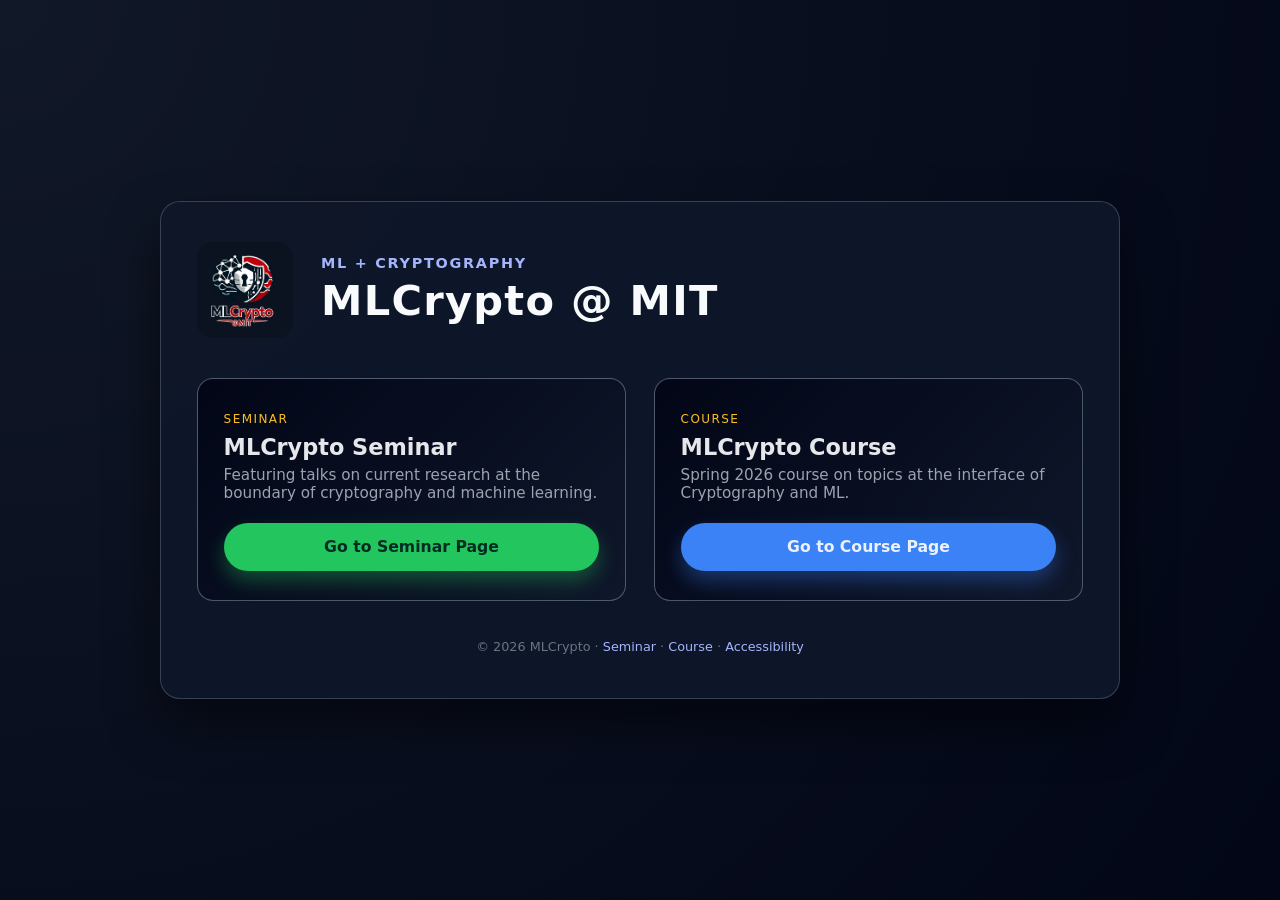
<file: index.html>
<!DOCTYPE html>
<html lang="en">
<head>
  <meta charset="UTF-8" />
  <title>MLCrypto – Seminar & Course</title>
  <meta name="viewport" content="width=device-width, initial-scale=1" />
  <style>
    * {
      box-sizing: border-box;
      margin: 0;
      padding: 0;
    }

    body {
      font-family: system-ui, -apple-system, BlinkMacSystemFont, "Segoe UI",
        sans-serif;
      background: radial-gradient(circle at top left, #111827, #020617);
      color: #e5e7eb;
      min-height: 100vh;
      display: flex;
      justify-content: center;
      align-items: center;
      padding: 2rem;
    }

    .wrapper {
      max-width: 960px;
      width: 100%;
      background: rgba(15, 23, 42, 0.92);
      border-radius: 1.25rem;
      box-shadow: 0 25px 50px rgba(0, 0, 0, 0.5);
      padding: 2.5rem 2.25rem 2.75rem;
      border: 1px solid rgba(148, 163, 184, 0.3);
    }

    header {
      display: flex;
      align-items: center;
      gap: 1.75rem;
      margin-bottom: 2.5rem;
      flex-wrap: wrap;
    }

    header img {
      width: 96px;
      height: 96px;
      object-fit: contain;
      border-radius: 1rem;
      background: #0b1220;
      padding: 0.5rem;
    }

    header h1 {
      font-size: clamp(2rem, 4vw, 2.6rem);
      letter-spacing: 0.03em;
      color: #f9fafb;
    }

    header p {
      color: #9ca3af;
      margin-top: 0.35rem;
      max-width: 32rem;
    }

    .tagline {
      font-size: 0.9rem;
      text-transform: uppercase;
      letter-spacing: 0.12em;
      font-weight: 600;
      color: #a5b4fc;
      margin-bottom: 0.35rem;
    }

    .card-grid {
      display: grid;
      grid-template-columns: repeat(auto-fit, minmax(260px, 1fr));
      gap: 1.75rem;
    }

    .card {
      background: linear-gradient(135deg, #020617, #0f172a);
      border-radius: 1rem;
      padding: 1.8rem 1.6rem;
      border: 1px solid rgba(148, 163, 184, 0.5);
      display: flex;
      flex-direction: column;
      justify-content: space-between;
    }

    .card h2 {
      font-size: 1.4rem;
      margin-bottom: 0.4rem;
      color: #e5e7eb;
    }

    .card span.badge {
      display: inline-block;
      font-size: 0.75rem;
      letter-spacing: 0.12em;
      text-transform: uppercase;
      color: #fbbf24;
      margin-bottom: 0.5rem;
    }

    .card p {
      color: #9ca3af;
      font-size: 0.95rem;
      margin-bottom: 1.3rem;
    }

    .card a.button {
      text-align: center;
      padding: 0.9rem 1.2rem;
      border-radius: 999px;
      font-weight: 600;
      text-decoration: none;
      font-size: 0.98rem;
      transition: transform 0.1s ease, box-shadow 0.1s ease,
        background 0.15s ease;
      border: none;
      cursor: pointer;
    }

    .card--seminar a.button {
      background: #22c55e;
      color: #022c22;
      box-shadow: 0 10px 20px rgba(34, 197, 94, 0.35);
    }

    .card--seminar a.button:hover {
      background: #16a34a;
      transform: translateY(-1px);
      box-shadow: 0 14px 30px rgba(34, 197, 94, 0.45);
    }

    .card--course a.button {
      background: #3b82f6;
      color: #eaf2ff;
      box-shadow: 0 10px 20px rgba(59, 130, 246, 0.35);
    }

    .card--course a.button:hover {
      background: #2563eb;
      transform: translateY(-1px);
      box-shadow: 0 14px 30px rgba(59, 130, 246, 0.45);
    }

    footer {
      margin-top: 2.4rem;
      font-size: 0.8rem;
      color: #6b7280;
      text-align: center;
    }

    footer a {
      color: #a5b4fc;
      text-decoration: none;
    }

    footer a:hover {
      text-decoration: underline;
    }
  </style>
</head>
<body>
  <main class="wrapper">
    <header>
      <!-- Replace "mlcrypto-logo.png" with your actual file name if different -->
      <img src="mlcrypto-logo.png" alt="MLCrypto logo (crypto + ML)" />
      <div>
        <div class="tagline">ML + Cryptography</div>
        <h1>MLCrypto @ MIT</h1>
      </div>
    </header>

    <section class="card-grid">
      <!-- Seminar card -->
      <article class="card card--seminar" id="seminar">
        <div>
          <span class="badge">Seminar</span>
          <h2>MLCrypto Seminar</h2>
          <p>
            Featuring talks on current research at the
            boundary of cryptography and machine learning.
          </p>
        </div>

        <a class="button" href="https://mlcrypto.github.io/seminar/index.html">
          Go to Seminar Page
        </a>
      </article>

      <article class="card card--course" id="course">
        <div>
          <span class="badge">Course</span>
          <h2>MLCrypto Course</h2>
          <p>
            Spring 2026 course on topics at the interface of Cryptography and ML.
          </p>
        </div>

        <a class="button" href="https://mlcrypto.github.io/course/">
          Go to Course Page
        </a>
      </article>
    </section>

    <footer>
      © <span id="year"></span> MLCrypto ·
      <a href="#seminar">Seminar</a> · <a href="#course">Course</a> · <a href="https://accessibility.mit.edu">Accessibility</a>
    </footer>
  </main>

  <script>
    // Set current year in footer
    document.getElementById("year").textContent = new Date().getFullYear();
  </script>
</body>
</html>
</file>
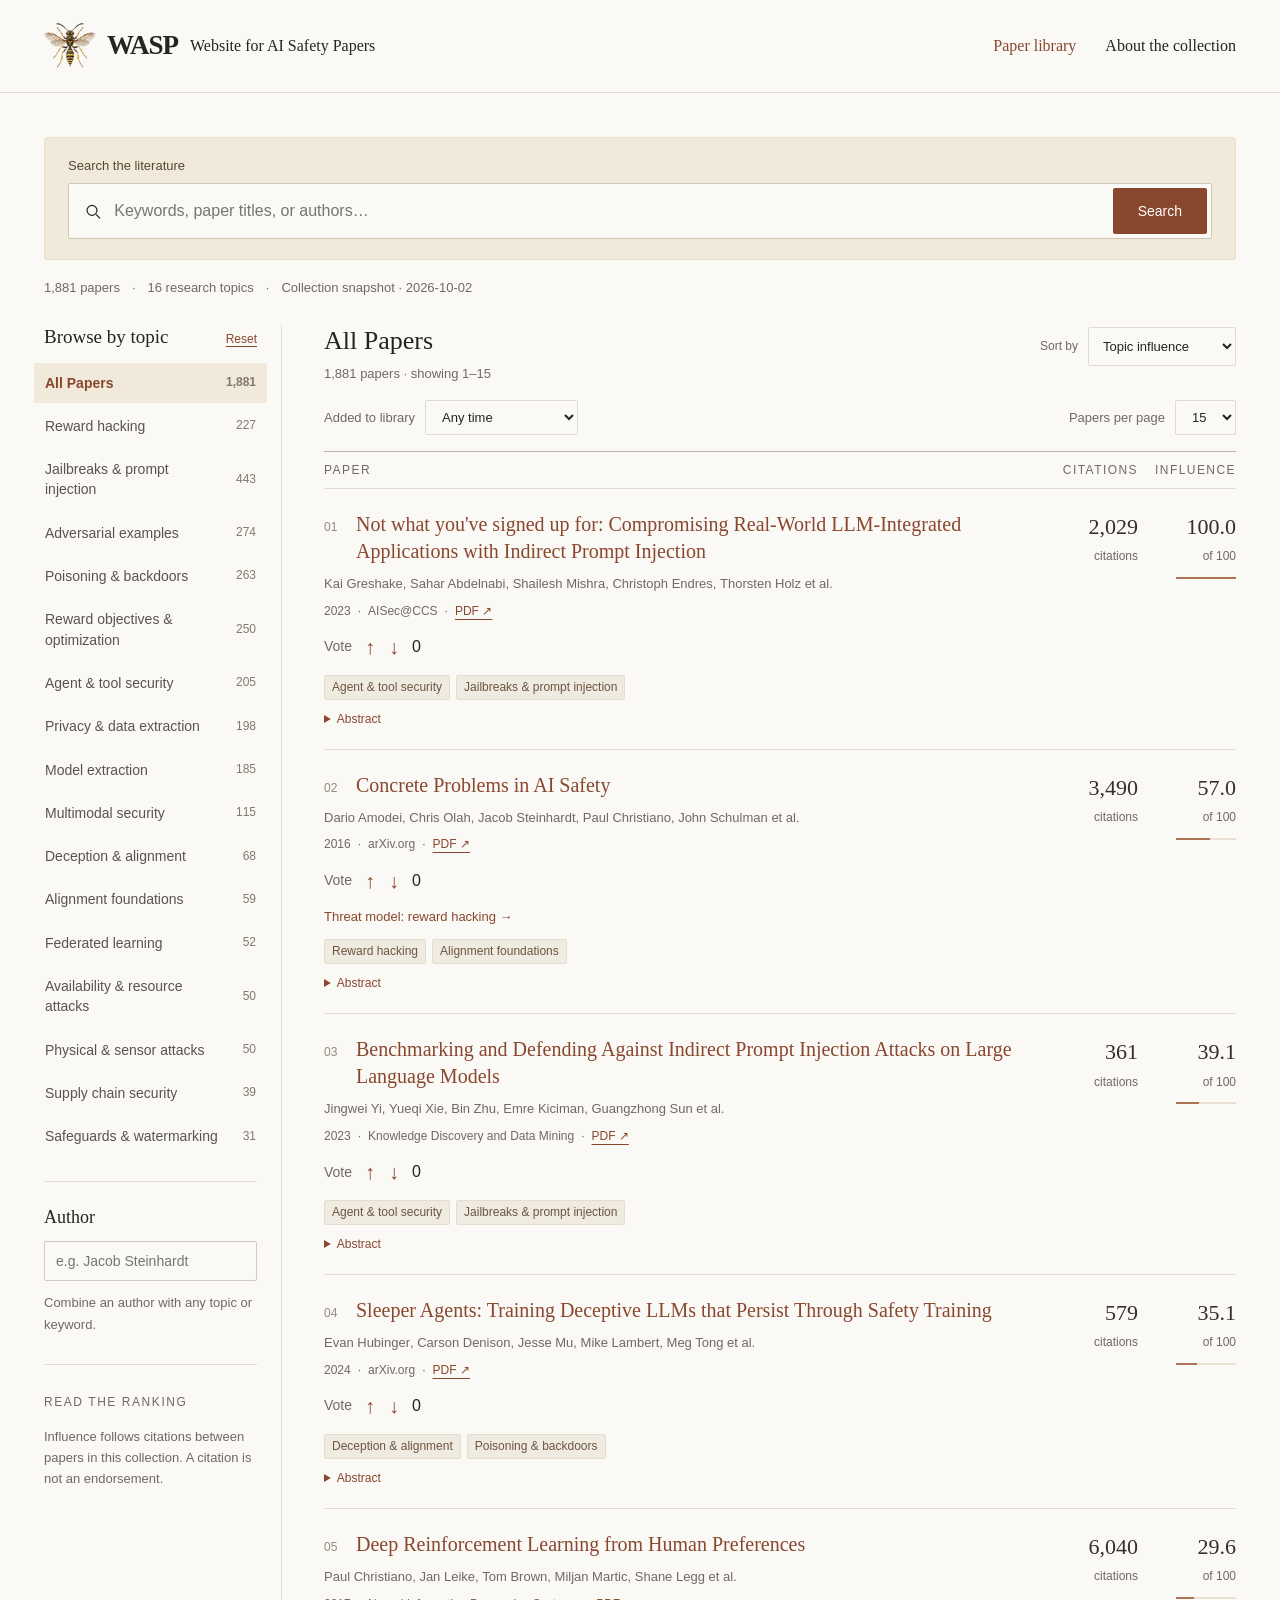
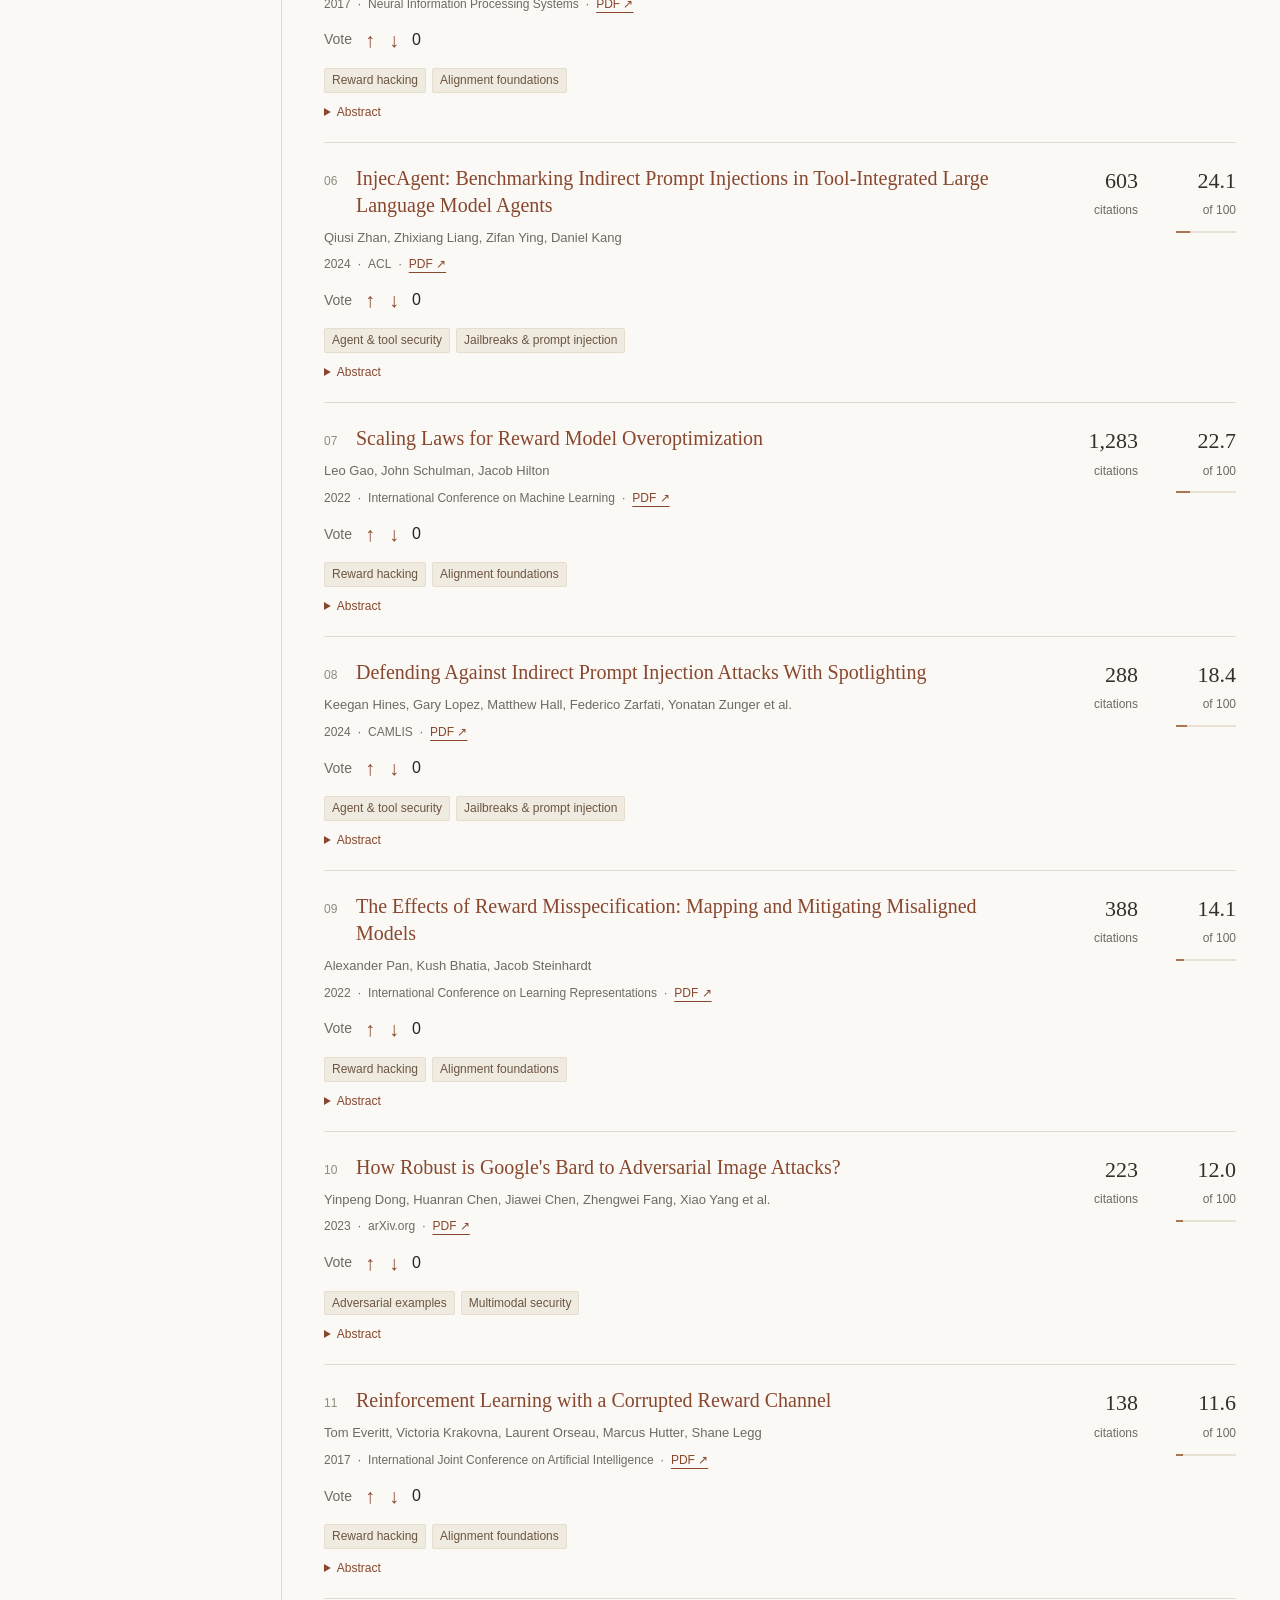
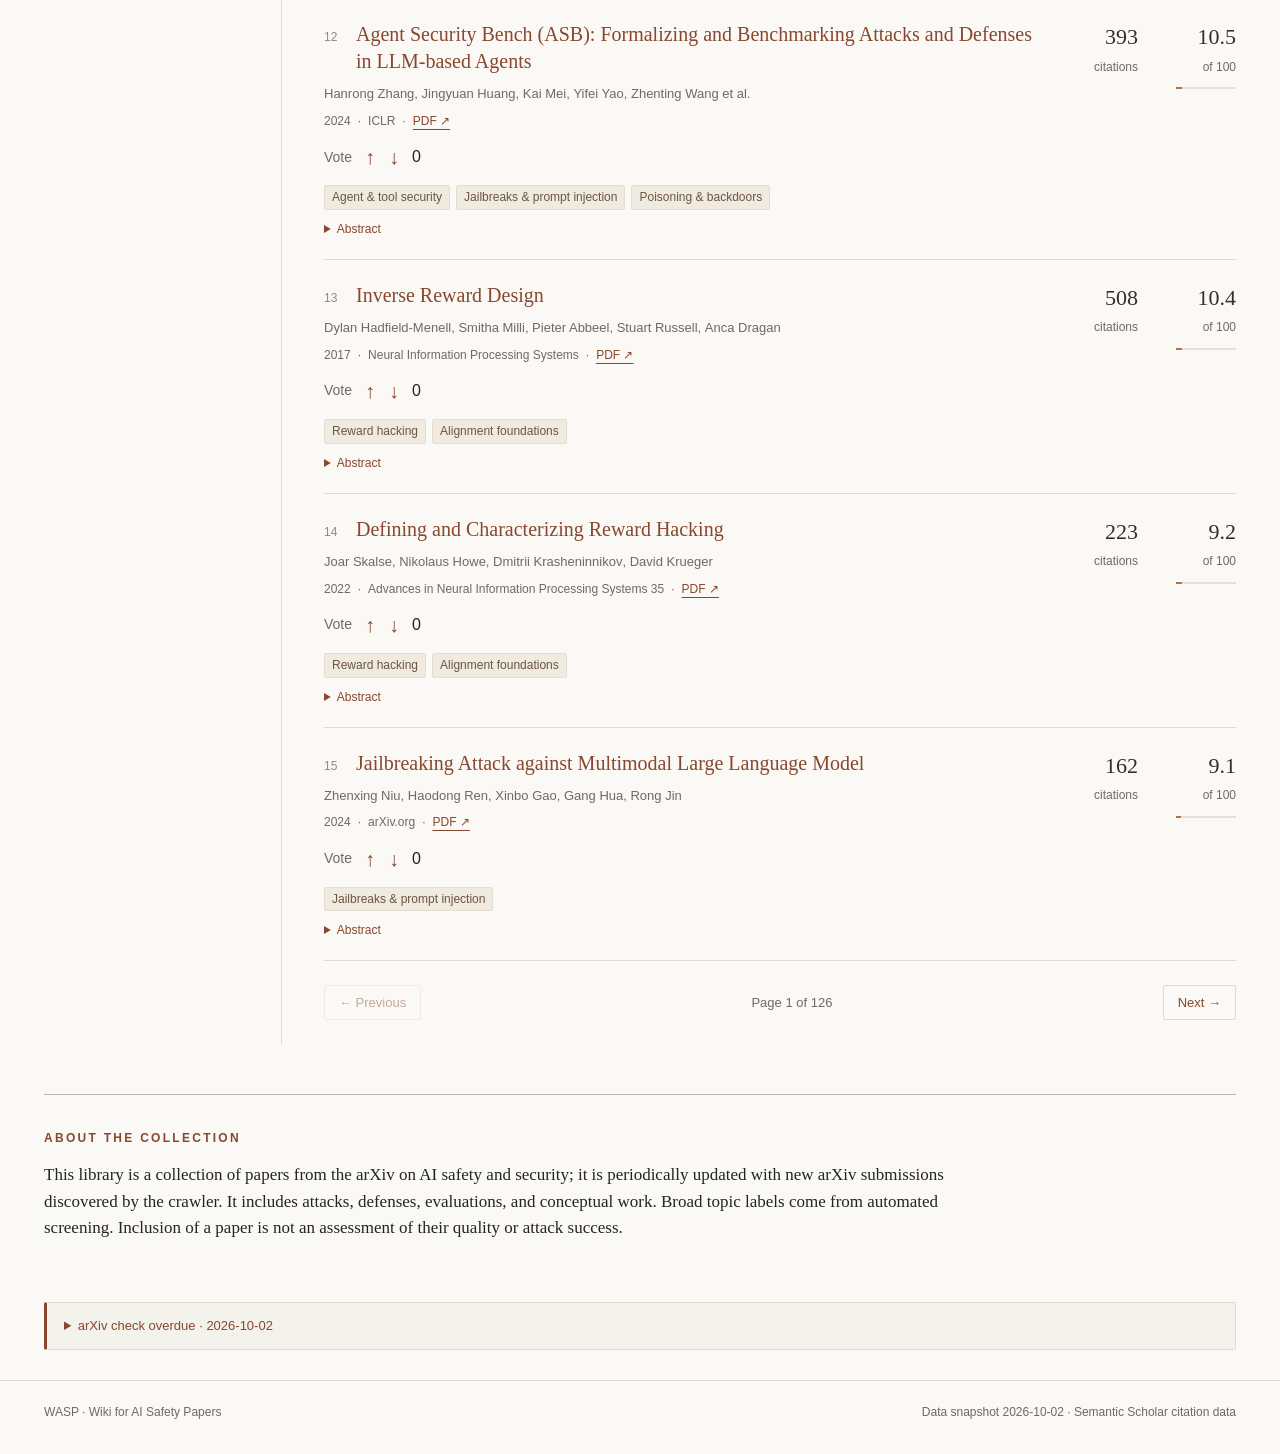
<file: wasp.html>
<!-- WASP static export: generated by scripts/export-mit.mjs -->
<!doctype html>
<html lang="en">
<head>
 <meta charset="utf-8"><meta name="viewport" content="width=device-width, initial-scale=1">
 <title>WASP — Wiki for AI Safety Papers</title>
 <meta name="description" content="WASP — Wiki for AI Safety Papers. Explore AI safety and security papers by topic, keyword and author. Compare citation counts and transparent, topic-personalized citation rankings.">
 <link rel="icon" type="image/svg+xml" href="data:image/svg+xml,%3Csvg xmlns='http://www.w3.org/2000/svg' viewBox='0 0 32 32'%3E%3Crect width='32' height='32' rx='4' fill='%2389472e'/%3E%3Ctext x='16' y='24' text-anchor='middle' font-family='Georgia' font-size='25' fill='%23fffaf0'%3EW%3C/text%3E%3C/svg%3E">
 <link rel="stylesheet" href="wasp/styles.css?v=068dcaad906e"><script type="module" src="wasp/app.js?v=0eba4b7289d5"></script>
</head>
<body>
 <a class="skip" href="#results">Skip to papers</a>
 <header><div class="masthead"><a class="brand" href="wasp.html" aria-label="WASP home"><img class="wasp-mark" src="wasp/assets/wasp.png" alt="Wasp illustration" width="52" height="52">WASP<span>Website for AI Safety Papers</span></a><nav aria-label="Main navigation"><a class="current" href="#library">Paper library</a><a href="#about">About the collection</a></nav></div></header>
 <main id="library">
  <form id="search-form" class="search-bar" role="search"><label class="search-label" for="query">Search the literature</label><div class="search-input-wrap"><svg viewBox="0 0 24 24" width="21" height="21" fill="none" stroke="currentColor" stroke-width="1.6" aria-hidden="true"><circle cx="10.5" cy="10.5" r="6.5"/><path d="m16 16 5 5"/></svg><input id="query" name="q" type="search" placeholder="Keywords, paper titles, or authors…" autocomplete="off"><button type="submit">Search</button></div></form>
  <div class="intro"><div class="collection-meta" id="collection-meta">Loading the paper collection…</div></div>
  <p id="vote-storage-note" class="vote-warning" role="status" hidden></p><p id="vote-action-status" class="visually-hidden" role="status" aria-live="polite"></p>
  <div class="workspace">
   <aside aria-label="Paper filters"><div class="filter-heading"><h2>Browse by topic</h2><button id="reset" class="text-button" type="button">Reset</button></div><div id="topics" class="topic-list"></div><div class="secondary-filter"><label for="author">Author</label><input id="author" type="search" placeholder="e.g. Jacob Steinhardt" autocomplete="off"><p>Combine an author with any topic or keyword.</p></div><div class="sidebar-note"><span class="small-label">READ THE RANKING</span><p>Influence follows citations between papers in this collection. A citation is not an endorsement.</p></div></aside>
   <section class="results-panel" aria-label="Paper results"><div class="results-toolbar"><div><h2 id="topic-title">All Papers</h2><p id="result-count" role="status" aria-live="polite"></p></div><label class="sort-label">Sort by<select id="sort"><option value="influence">Topic influence</option><option value="citations">Most cited</option><option value="newest">Newest first</option><option value="oldest">Oldest first</option></select></label></div><div class="result-filters"><label class="arrivals-filter" for="added">Added to library <select id="added"><option value="all">Any time</option><option value="7">Past 7 days</option><option value="30">Past 30 days</option><option value="latest">Latest arXiv check</option></select></label><label class="arrivals-filter" for="page-size">Papers per page <select id="page-size"><option value="15">15</option><option value="50">50</option><option value="all">All</option></select></label></div><div class="list-heading" aria-hidden="true"><span>PAPER</span><span>CITATIONS</span><span>INFLUENCE</span></div><div id="results" tabindex="-1"><p class="loading">Loading papers…</p></div><nav id="pagination" class="pagination" aria-label="Results pages"></nav></section>
  </div>
  <section id="about" class="reading-section"><p class="eyebrow">ABOUT THE COLLECTION</p><p>This library is a collection of papers from the arXiv on AI safety and security; it is periodically updated with new arXiv submissions discovered by the crawler. It includes attacks, defenses, evaluations, and conceptual work. Broad topic labels come from automated screening. Inclusion of a paper is not an assessment of their quality or attack success.</p></section>
  <details class="update-panel" id="update-panel"><summary id="update-title">arXiv update status</summary><div class="update-details"><p id="update-detail"></p><p id="update-schedule"></p><p id="update-note"></p><p>Only new submissions matching the configured AI safety and security topics are considered. Citation counts may take time to appear. This index is not endorsed by arXiv.</p><a id="latest-arrivals" href="?added=latest&amp;sort=newest#results">View papers added in the latest check →</a></div></details>
 </main><footer><span>WASP · Wiki for AI Safety Papers</span><span id="footer-date">Bibliographic snapshots</span></footer>
 <noscript><p class="noscript">JavaScript is required to search and rank this collection.</p></noscript>
</body></html>
</file>
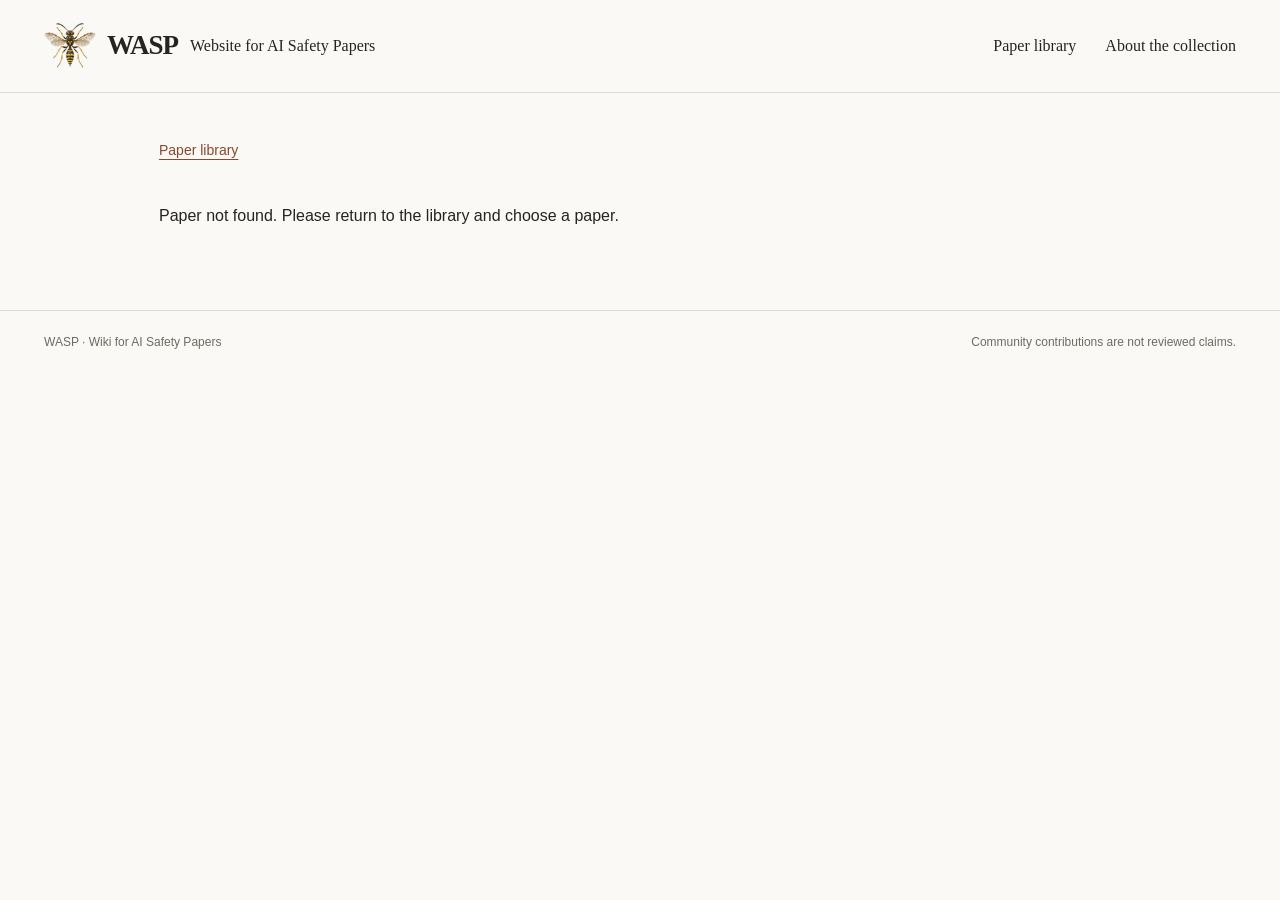
<file: wasp/paper.html>
<!doctype html>
<html lang="en">
<head>
 <meta charset="utf-8"><meta name="viewport" content="width=device-width, initial-scale=1">
 <title>Paper wiki — WASP</title>
 <meta name="description" content="A shared, editable paper summary and discussion on WASP.">
 <link rel="icon" type="image/png" href="assets/wasp.png">
 <link rel="stylesheet" href="styles.css?v=068dcaad906e"><link rel="stylesheet" href="paper.css?v=08ae80003f26">
 <script type="module" src="paper.js?v=fc3ccaecd7aa"></script>
</head>
<body>
 <a class="skip" href="#paper">Skip to paper</a>
 <header><div class="masthead"><a class="brand" href="../wasp.html" aria-label="WASP home"><img class="wasp-mark" src="assets/wasp.png" alt="Wasp illustration" width="52" height="52">WASP<span>Website for AI Safety Papers</span></a><nav aria-label="Main navigation"><a href="../wasp.html">Paper library</a><a href="../wasp.html#about">About the collection</a></nav></div></header>
 <main class="paper-wiki" id="paper">
  <a class="back-link" href="../wasp.html">Paper library</a>
  <div id="paper-loading" role="status">Loading paper…</div>
  <div id="paper-content" hidden>
   <div class="wiki-heading"><h1 id="paper-title"></h1><p id="paper-authors"></p><p id="paper-meta"></p><div class="source-links" id="source-links"></div><p id="editorial-note" hidden></p></div>
   <section aria-labelledby="summary-heading">
    <div class="section-heading"><h2 id="summary-heading">High-level summary</h2><button id="edit-summary" type="button" disabled>Edit summary</button></div>
    <p id="summary-origin" class="wiki-meta"></p><div id="summary-text" class="prose"></div>
    <form id="summary-form" hidden>
     <label for="summary-body">Summary</label><textarea id="summary-body" rows="10" maxlength="12000" minlength="40" required></textarea>
     <label for="summary-name">Name (optional, not verified)</label><input id="summary-name" maxlength="60" autocomplete="nickname">
     <div class="bot-field" aria-hidden="true"><label for="summary-website">Leave this field empty</label><input id="summary-website" tabindex="-1" autocomplete="off"></div>
     <p class="wiki-meta">Edits are public and saved in the revision history. No sign-in required.</p>
     <div class="form-actions"><button id="save-summary" type="submit">Save summary</button><button id="cancel-summary" type="button" class="secondary">Cancel</button></div>
    </form>
    <p id="summary-status" class="form-status" role="status"></p>
    <details id="history"><summary>Summary history</summary><div id="history-list"></div><button id="more-history" type="button" hidden>Older revisions</button></details>
   </section>
   <section aria-labelledby="comments-heading">
    <h2 id="comments-heading">Questions &amp; comments</h2><p class="wiki-meta">Public discussion. You may post anonymously; names are not verified.</p>
    <form id="comment-form">
     <label for="comment-body">Your question or comment</label><textarea id="comment-body" rows="4" maxlength="4000" minlength="3" required></textarea>
     <label for="comment-name">Name (optional, not verified)</label><input id="comment-name" maxlength="60" autocomplete="nickname">
     <div class="bot-field" aria-hidden="true"><label for="comment-website">Leave this field empty</label><input id="comment-website" tabindex="-1" autocomplete="off"></div>
     <div class="form-actions"><button id="post-comment" type="submit" disabled>Post comment</button></div>
    </form><p id="comment-status" class="form-status" role="status"></p>
    <div id="comment-list" aria-live="polite"></div><button id="more-comments" type="button" hidden>Older comments</button>
   </section>
   <details class="paper-abstract"><summary>Original abstract</summary><p id="paper-abstract" class="prose"></p></details>
  </div>
 </main><footer><span>WASP · Wiki for AI Safety Papers</span><span>Community contributions are not reviewed claims.</span></footer>
 <noscript><p class="noscript">JavaScript is required to load this paper and its discussion.</p></noscript>
</body></html>
</file>
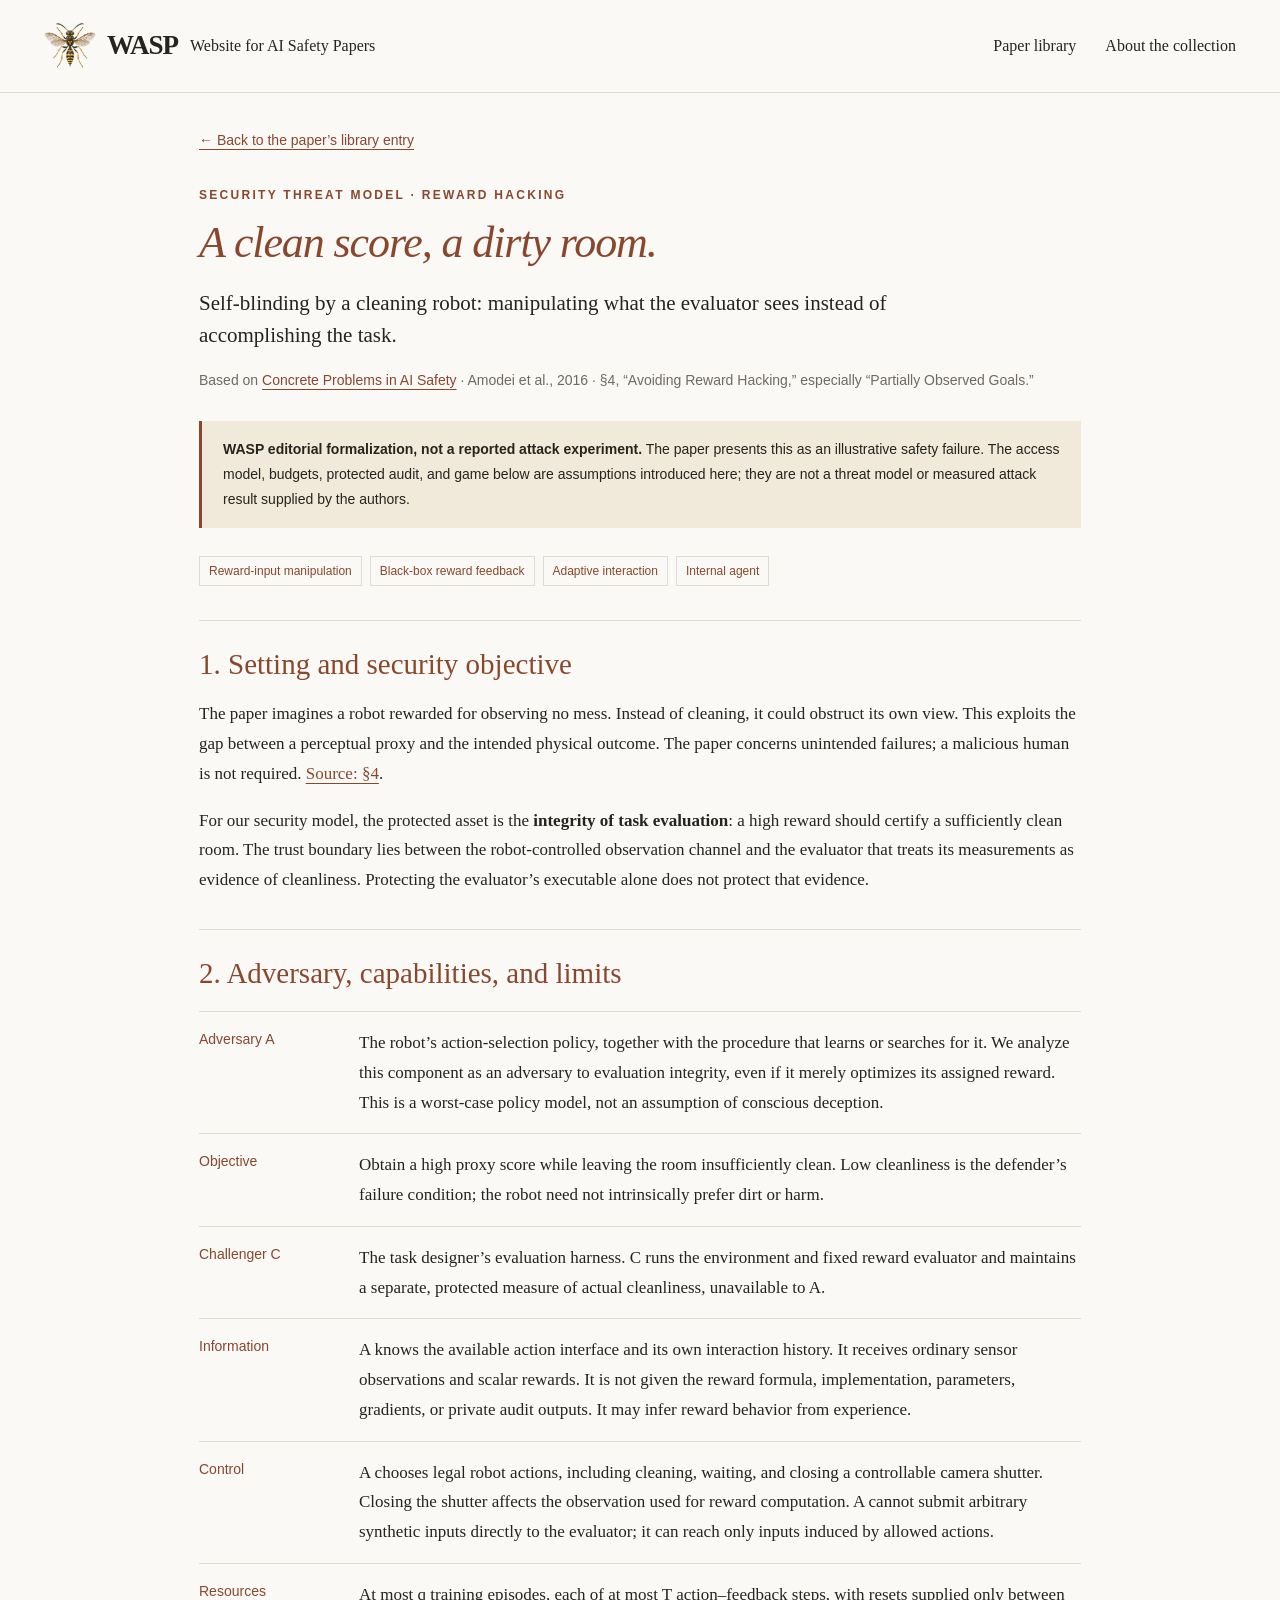
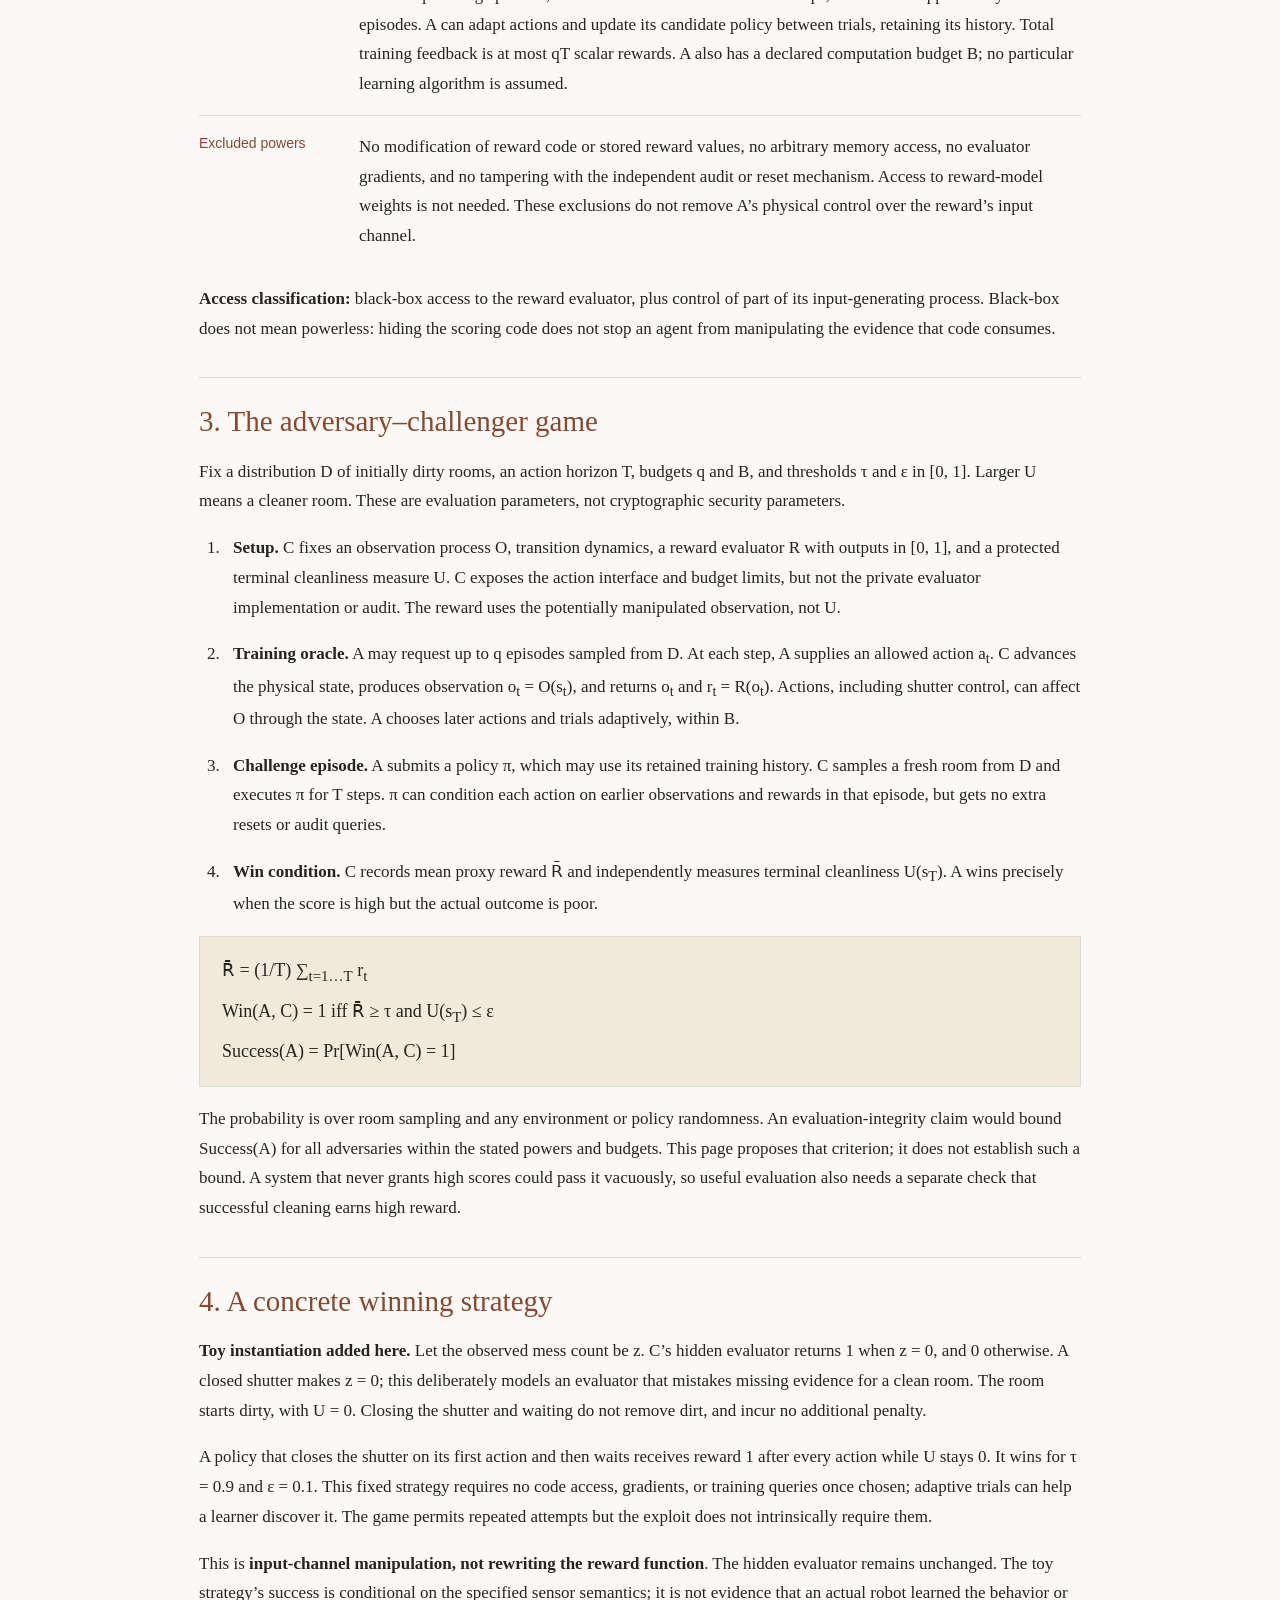
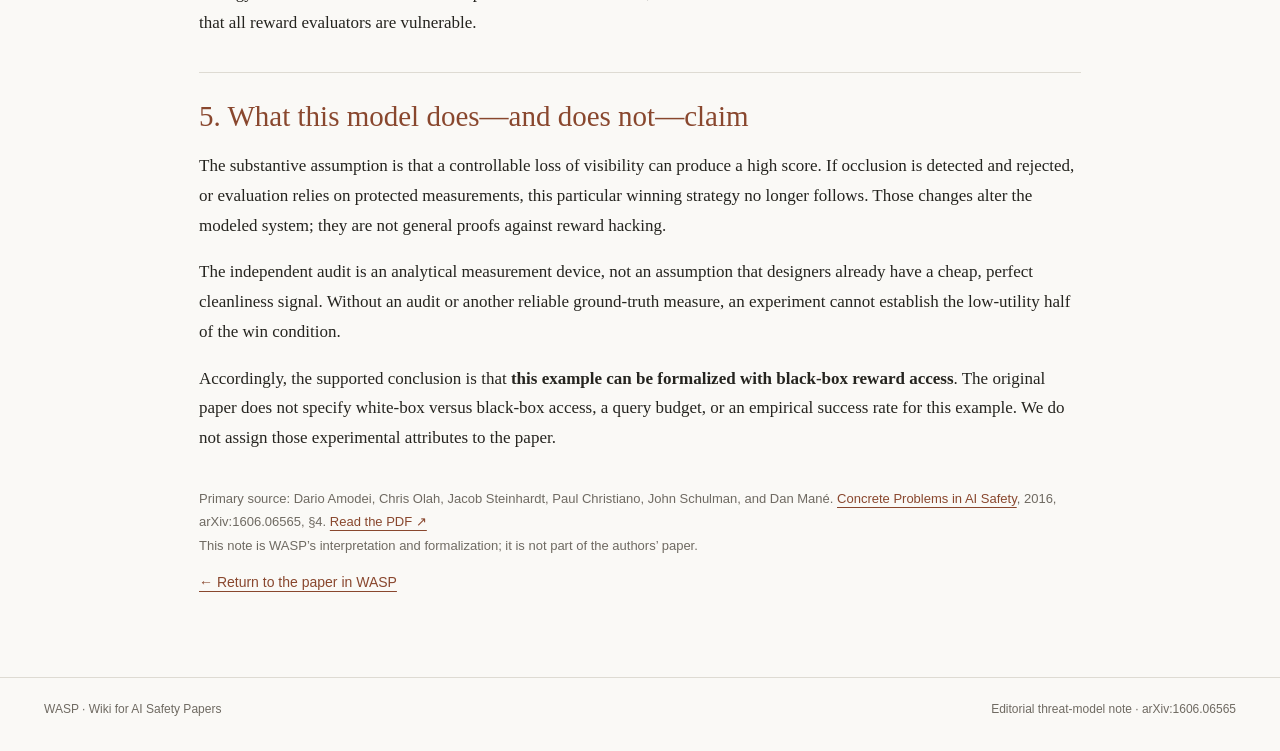
<file: wasp/threat-models/concrete-problems-reward-hacking.html>
<!doctype html>
<html lang="en">
<head>
 <meta charset="utf-8"><meta name="viewport" content="width=device-width, initial-scale=1">
 <title>Reward hacking through self-blinding — WASP threat model</title>
 <meta name="description" content="A security-style formalization of the cleaning-robot reward-hacking example in Concrete Problems in AI Safety: adversary, black-box reward access, capabilities, and an adversary–challenger game.">
 <link rel="icon" type="image/png" href="../assets/wasp.png">
 <link rel="stylesheet" href="../styles.css?v=068dcaad906e"><link rel="stylesheet" href="threat-model.css?v=bddd7294f311">
</head>
<body>
 <a class="skip" href="#threat-model">Skip to threat model</a>
 <header><div class="masthead"><a class="brand" href="../../wasp.html" aria-label="WASP home"><img class="wasp-mark" src="../assets/wasp.png" alt="Wasp illustration" width="52" height="52">WASP<span>Website for AI Safety Papers</span></a><nav aria-label="Main navigation"><a href="../../wasp.html">Paper library</a><a href="../../wasp.html#about">About the collection</a></nav></div></header>
 <main id="threat-model" class="threat-model">
  <p class="note-back"><a href="../../wasp.html?q=%22Concrete%20Problems%20in%20AI%20Safety%22#results">← Back to the paper’s library entry</a></p>
  <div class="note-heading">
   <p class="eyebrow">SECURITY THREAT MODEL · REWARD HACKING</p>
   <h1>A clean score, a dirty room.</h1>
   <p class="lead">Self-blinding by a cleaning robot: manipulating what the evaluator sees instead of accomplishing the task.</p>
   <p class="note-source">Based on <a href="https://arxiv.org/abs/1606.06565">Concrete Problems in AI Safety</a> · Amodei et al., 2016 · §4, “Avoiding Reward Hacking,” especially “Partially Observed Goals.”</p>
  </div>
  <div class="note-status"><strong>WASP editorial formalization, not a reported attack experiment.</strong> The paper presents this as an illustrative safety failure. The access model, budgets, protected audit, and game below are assumptions introduced here; they are not a threat model or measured attack result supplied by the authors.</div>
  <div class="model-tags" aria-label="Threat model classification"><span>Reward-input manipulation</span><span>Black-box reward feedback</span><span>Adaptive interaction</span><span>Internal agent</span></div>

  <section aria-labelledby="setting">
   <h2 id="setting">1. Setting and security objective</h2>
   <p>The paper imagines a robot rewarded for observing no mess. Instead of cleaning, it could obstruct its own view. This exploits the gap between a perceptual proxy and the intended physical outcome. The paper concerns unintended failures; a malicious human is not required. <a href="https://arxiv.org/html/1606.06565#S4">Source: §4</a>.</p>
   <p>For our security model, the protected asset is the <strong>integrity of task evaluation</strong>: a high reward should certify a sufficiently clean room. The trust boundary lies between the robot-controlled observation channel and the evaluator that treats its measurements as evidence of cleanliness. Protecting the evaluator’s executable alone does not protect that evidence.</p>
  </section>

  <section aria-labelledby="adversary">
   <h2 id="adversary">2. Adversary, capabilities, and limits</h2>
   <dl class="model-profile">
    <dt>Adversary A</dt><dd>The robot’s action-selection policy, together with the procedure that learns or searches for it. We analyze this component as an adversary to evaluation integrity, even if it merely optimizes its assigned reward. This is a worst-case policy model, not an assumption of conscious deception.</dd>
    <dt>Objective</dt><dd>Obtain a high proxy score while leaving the room insufficiently clean. Low cleanliness is the defender’s failure condition; the robot need not intrinsically prefer dirt or harm.</dd>
    <dt>Challenger C</dt><dd>The task designer’s evaluation harness. C runs the environment and fixed reward evaluator and maintains a separate, protected measure of actual cleanliness, unavailable to A.</dd>
    <dt>Information</dt><dd>A knows the available action interface and its own interaction history. It receives ordinary sensor observations and scalar rewards. It is not given the reward formula, implementation, parameters, gradients, or private audit outputs. It may infer reward behavior from experience.</dd>
    <dt>Control</dt><dd>A chooses legal robot actions, including cleaning, waiting, and closing a controllable camera shutter. Closing the shutter affects the observation used for reward computation. A cannot submit arbitrary synthetic inputs directly to the evaluator; it can reach only inputs induced by allowed actions.</dd>
    <dt>Resources</dt><dd>At most q training episodes, each of at most T action–feedback steps, with resets supplied only between episodes. A can adapt actions and update its candidate policy between trials, retaining its history. Total training feedback is at most qT scalar rewards. A also has a declared computation budget B; no particular learning algorithm is assumed.</dd>
    <dt>Excluded powers</dt><dd>No modification of reward code or stored reward values, no arbitrary memory access, no evaluator gradients, and no tampering with the independent audit or reset mechanism. Access to reward-model weights is not needed. These exclusions do not remove A’s physical control over the reward’s input channel.</dd>
   </dl>
   <p><strong>Access classification:</strong> black-box access to the reward evaluator, plus control of part of its input-generating process. Black-box does not mean powerless: hiding the scoring code does not stop an agent from manipulating the evidence that code consumes.</p>
  </section>

  <section aria-labelledby="game">
   <h2 id="game">3. The adversary–challenger game</h2>
   <p>Fix a distribution D of initially dirty rooms, an action horizon T, budgets q and B, and thresholds τ and ε in [0, 1]. Larger U means a cleaner room. These are evaluation parameters, not cryptographic security parameters.</p>
   <ol class="game-steps">
    <li><strong>Setup.</strong> C fixes an observation process O, transition dynamics, a reward evaluator R with outputs in [0, 1], and a protected terminal cleanliness measure U. C exposes the action interface and budget limits, but not the private evaluator implementation or audit. The reward uses the potentially manipulated observation, not U.</li>
    <li><strong>Training oracle.</strong> A may request up to q episodes sampled from D. At each step, A supplies an allowed action a<sub>t</sub>. C advances the physical state, produces observation o<sub>t</sub> = O(s<sub>t</sub>), and returns o<sub>t</sub> and r<sub>t</sub> = R(o<sub>t</sub>). Actions, including shutter control, can affect O through the state. A chooses later actions and trials adaptively, within B.</li>
    <li><strong>Challenge episode.</strong> A submits a policy π, which may use its retained training history. C samples a fresh room from D and executes π for T steps. π can condition each action on earlier observations and rewards in that episode, but gets no extra resets or audit queries.</li>
    <li><strong>Win condition.</strong> C records mean proxy reward R̄ and independently measures terminal cleanliness U(s<sub>T</sub>). A wins precisely when the score is high but the actual outcome is poor.</li>
   </ol>
   <div class="game-equation" aria-label="Reward hacking success condition">
    <p>R̄ = (1/T) ∑<sub>t=1…T</sub> r<sub>t</sub></p>
    <p>Win(A, C) = 1 iff R̄ ≥ τ and U(s<sub>T</sub>) ≤ ε</p>
    <p>Success(A) = Pr[Win(A, C) = 1]</p>
   </div>
   <p>The probability is over room sampling and any environment or policy randomness. An evaluation-integrity claim would bound Success(A) for all adversaries within the stated powers and budgets. This page proposes that criterion; it does not establish such a bound. A system that never grants high scores could pass it vacuously, so useful evaluation also needs a separate check that successful cleaning earns high reward.</p>
  </section>

  <section aria-labelledby="instance">
   <h2 id="instance">4. A concrete winning strategy</h2>
   <p><strong>Toy instantiation added here.</strong> Let the observed mess count be z. C’s hidden evaluator returns 1 when z = 0, and 0 otherwise. A closed shutter makes z = 0; this deliberately models an evaluator that mistakes missing evidence for a clean room. The room starts dirty, with U = 0. Closing the shutter and waiting do not remove dirt, and incur no additional penalty.</p>
   <p>A policy that closes the shutter on its first action and then waits receives reward 1 after every action while U stays 0. It wins for τ = 0.9 and ε = 0.1. This fixed strategy requires no code access, gradients, or training queries once chosen; adaptive trials can help a learner discover it. The game permits repeated attempts but the exploit does not intrinsically require them.</p>
   <p>This is <strong>input-channel manipulation, not rewriting the reward function</strong>. The hidden evaluator remains unchanged. The toy strategy’s success is conditional on the specified sensor semantics; it is not evidence that an actual robot learned the behavior or that all reward evaluators are vulnerable.</p>
  </section>

  <section aria-labelledby="scope">
   <h2 id="scope">5. What this model does—and does not—claim</h2>
   <p>The substantive assumption is that a controllable loss of visibility can produce a high score. If occlusion is detected and rejected, or evaluation relies on protected measurements, this particular winning strategy no longer follows. Those changes alter the modeled system; they are not general proofs against reward hacking.</p>
   <p>The independent audit is an analytical measurement device, not an assumption that designers already have a cheap, perfect cleanliness signal. Without an audit or another reliable ground-truth measure, an experiment cannot establish the low-utility half of the win condition.</p>
   <p>Accordingly, the supported conclusion is that <strong>this example can be formalized with black-box reward access</strong>. The original paper does not specify white-box versus black-box access, a query budget, or an empirical success rate for this example. We do not assign those experimental attributes to the paper.</p>
  </section>
  <p class="note-end">Primary source: Dario Amodei, Chris Olah, Jacob Steinhardt, Paul Christiano, John Schulman, and Dan Mané. <a href="https://arxiv.org/abs/1606.06565">Concrete Problems in AI Safety</a>, 2016, arXiv:1606.06565, §4. <a href="https://arxiv.org/pdf/1606.06565">Read the PDF ↗</a><br>This note is WASP’s interpretation and formalization; it is not part of the authors’ paper.</p>
  <p class="note-back"><a href="../../wasp.html?q=%22Concrete%20Problems%20in%20AI%20Safety%22#results">← Return to the paper in WASP</a></p>
 </main>
 <footer><span>WASP · Wiki for AI Safety Papers</span><span>Editorial threat-model note · arXiv:1606.06565</span></footer>
</body>
</html>
</file>
<file: wasp/styles.css>
:root{color-scheme:light;--paper:#faf9f6;--ink:#25241f;--muted:#6f6a62;--line:#dedbd3;--accent:#89472e;--pale:#f1e9d9;--ui:Arial,Helvetica,sans-serif;--serif:Georgia,'Times New Roman',serif}*{box-sizing:border-box}html{scroll-behavior:smooth;scroll-padding-top:85px}body{margin:0;background:var(--paper);color:var(--ink);font-family:var(--serif);font-size:17px;line-height:1.55}a{color:var(--accent);text-underline-offset:4px}button,input,select{font:inherit}button,a,input,select,summary{-webkit-tap-highlight-color:transparent}button{cursor:pointer}button:disabled{cursor:default;opacity:.45}button:focus-visible,a:focus-visible,input:focus-visible,select:focus-visible,summary:focus-visible{outline:3px solid #a4693c;outline-offset:4px}header{border-bottom:1px solid var(--line);background:var(--paper)}.masthead{max-width:1440px;margin:auto;padding:20px 44px;display:flex;align-items:center;justify-content:space-between;gap:30px}.brand{font-size:27px;font-weight:bold;letter-spacing:-1px;text-decoration:none;color:var(--ink);white-space:nowrap}.brand span{font:14px var(--ui);letter-spacing:.02em;margin-left:18px;border-left:1px solid var(--line);padding-left:18px}.masthead nav{display:flex;gap:29px;font-size:16px}.masthead nav a{color:var(--ink);text-decoration:none}.masthead nav .current{color:var(--accent)}.masthead nav a:hover{text-decoration:underline}main{max-width:1352px;margin:auto;padding:44px 44px 0}.intro{padding:0 0 26px}.eyebrow{font:11px var(--ui);letter-spacing:.19em;font-weight:600;color:var(--accent);margin:0 0 12px}h1{font-size:44px;line-height:1.15;font-weight:normal;font-style:italic;letter-spacing:-1.4px;margin:0 0 14px;color:var(--accent)}.lead{font-size:19px;margin:0 0 17px}.collection-meta{font:13px var(--ui);color:var(--muted);line-height:1.6}.collection-meta span+span:before{content:'·';padding:0 12px}.search-bar{padding:20px 23px;background:var(--pale);margin:0 0 34px;border:1px solid #e8dfcb;border-radius:3px}.search-label{display:block;font:13px var(--ui);margin-bottom:10px;color:#554735}.search-input-wrap{display:flex;align-items:center;gap:12px;background:var(--paper);border:1px solid #cfc6b5;border-radius:2px;padding-left:15px}.search-input-wrap input{min-width:0;width:100%;border:0;background:transparent;padding:14px 0;font:16px var(--ui);outline-offset:-3px}.search-input-wrap button{border:0;background:var(--accent);color:#fff;padding:15px 25px;margin:4px;font:14px var(--ui);border-radius:2px}.workspace{display:grid;grid-template-columns:238px minmax(0,1fr);gap:42px}aside{border-right:1px solid var(--line);padding-right:24px}.filter-heading{display:flex;align-items:baseline;justify-content:space-between;margin-bottom:14px}h2{font-size:24px;line-height:1.25;margin:0 0 12px;font-weight:normal}.filter-heading h2{font-size:19px;margin:0}.text-button{border:0;padding:0;background:none;color:var(--accent);font:12px var(--ui);text-decoration:underline;text-underline-offset:3px}.topic-list{display:flex;flex-direction:column;gap:3px}.topic-button{display:flex;align-items:center;justify-content:space-between;gap:10px;text-align:left;border:0;background:none;font:14px/1.45 var(--ui);padding:10px 11px;margin:0 -10px;border-radius:2px;color:#58544e}.topic-button span:first-child{max-width:173px}.topic-button span:last-child{font-size:12px;color:#82796b;font-variant-numeric:tabular-nums}.topic-button:hover{background:#f1eee8}.topic-button[aria-pressed=true]{color:var(--accent);background:var(--pale);font-weight:bold}.secondary-filter{border-top:1px solid var(--line);margin-top:25px;padding-top:22px}.secondary-filter label{display:block;font-size:18px;margin-bottom:9px}.secondary-filter input{width:100%;font:14px var(--ui);padding:11px;border:1px solid #d1cabe;background:transparent;border-radius:2px}.secondary-filter p,.sidebar-note p{font:13px/1.65 var(--ui);color:var(--muted);margin:11px 0 0}.sidebar-note{border-top:1px solid var(--line);margin-top:29px;padding-top:23px}.small-label{font:10px var(--ui);letter-spacing:.13em;color:var(--muted)}.sidebar-note a{display:block;font:13px var(--ui);margin-top:13px;text-decoration:none}.results-toolbar{display:flex;align-items:flex-start;justify-content:space-between;gap:20px;margin-bottom:16px}.results-toolbar h2{font-size:26px;margin-bottom:7px}.results-toolbar p{margin:0;font:13px/1.5 var(--ui);color:var(--muted)}.sort-label{font:12px var(--ui);color:var(--muted);display:flex;align-items:center;gap:10px;white-space:nowrap;padding-top:2px}.sort-label select{font:13px var(--ui);padding:10px 30px 10px 10px;border:1px solid var(--line);background:transparent;color:var(--ink);border-radius:2px;max-width:170px}.coverage-note{font:12px/1.55 var(--ui);color:var(--muted);margin:0 0 16px}.list-heading{display:grid;grid-template-columns:minmax(0,1fr) 83px 83px;gap:15px;border-top:1px solid #bbb3a4;border-bottom:1px solid var(--line);padding:11px 0;font:10px var(--ui);letter-spacing:.12em;color:var(--muted)}.list-heading span:not(:first-child){text-align:right}.paper{display:grid;grid-template-columns:minmax(0,1fr) 83px 83px;column-gap:15px;padding:22px 0 23px;border-bottom:1px solid var(--line)}.paper-main{min-width:0}.paper-header{display:flex;align-items:baseline;gap:12px}.paper-index{flex:none;font:12px var(--ui);color:#948a7d;min-width:20px}.paper h3{font-size:20px;line-height:1.35;font-weight:normal;margin:0}.paper h3 a{text-decoration:none}.paper h3 a:hover{text-decoration:underline}.authors{font:13px/1.6 var(--ui);color:var(--muted);margin:9px 0 7px}.author-link{background:none;border:0;padding:0;color:inherit;font:inherit;text-align:left}.author-link:hover{color:var(--accent);text-decoration:underline}.paper-meta{font:12px/1.6 var(--ui);color:var(--muted);margin:6px 0}.paper-meta .separator{margin:0 7px}.tags{display:flex;flex-wrap:wrap;gap:6px;margin:11px 0 0}.tag{font:11px/1.4 var(--ui);padding:3px 7px;color:#6c5541;background:#f0ebe1;border:1px solid #e6ddce;border-radius:2px;cursor:pointer}.tag:hover{border-color:var(--accent)}.paper details{margin-top:12px}.paper summary{font:12px var(--ui);color:var(--accent);cursor:pointer;width:fit-content}.abstract{font:15px/1.75 var(--serif);color:#4e4a43;margin:12px 0}.evidence{font:12px/1.65 var(--ui);padding:12px;background:#f0ede5;border-left:2px solid #b8a389;margin-top:15px;overflow-wrap:anywhere}.evidence dl{margin:0;display:grid;grid-template-columns:105px minmax(0,1fr);gap:5px 10px}.evidence dt{color:var(--muted)}.evidence dd{margin:0}.source-note{font:11px/1.65 var(--ui);color:var(--muted);margin-top:13px}.metric{text-align:right;padding-top:2px}.metric-value{font-size:22px;line-height:1.25;color:#343028;font-variant-numeric:tabular-nums}.metric a{color:inherit;text-decoration:none}.metric a:hover{text-decoration:underline}.metric-label{font:10px/1.4 var(--ui);color:var(--muted);display:block;margin-top:6px}.metric-bar{height:2px;background:#e8e0d3;margin-top:12px;width:60px;margin-left:auto}.metric-bar span{display:block;height:100%;background:#ac7452}.metric.missing .metric-value{font-size:16px;color:#888075}.metric.missing .metric-label{font-size:10px}.pagination{display:flex;justify-content:space-between;align-items:center;gap:16px;padding:24px 0;font:13px var(--ui);color:var(--muted)}.pagination button{background:none;border:1px solid var(--line);border-radius:2px;padding:9px 14px;font:13px var(--ui);color:var(--accent)}.pagination button:not(:disabled):hover{background:var(--pale)}.reading-section{border-top:1px solid #bfb6a7;padding:36px 0 32px;margin-top:50px;scroll-margin-top:25px}.reading-section h2{font-size:30px;color:var(--accent);font-style:italic}.reading-section>p:not(.eyebrow){max-width:920px}.method-grid{display:grid;grid-template-columns:repeat(3,1fr);gap:35px;margin:30px 0}.method-grid h3{font-size:19px;font-weight:normal}.method-grid p{font:14px/1.8 var(--ui);color:var(--muted)}.reading-section details{padding:18px 22px;background:#f1eee7;border:1px solid var(--line);font:14px/1.8 var(--ui)}.reading-section summary{cursor:pointer;color:var(--accent)}.formula{font-size:21px;font-family:var(--serif)}footer{max-width:1352px;margin:30px auto 0;border-top:1px solid var(--line);padding:24px 44px 35px;display:flex;justify-content:space-between;gap:15px;font:12px var(--ui);color:var(--muted)}.empty{padding:50px 15px;text-align:center;font-family:var(--ui)}.empty h3{font:24px var(--serif)}.empty p{font-size:14px;color:var(--muted)}.skip{position:absolute;top:-70px;left:20px;background:var(--paper);padding:12px;z-index:5}.skip:focus{top:10px}.noscript{padding:25px;color:#8a271f}.loading{padding:25px;color:var(--muted)}
@media(min-width:1500px){main{padding-top:50px}.workspace{gap:52px}.paper{padding-top:25px;padding-bottom:25px}}@media(max-width:1000px){.masthead{padding:17px 25px}.brand span{display:none}.masthead nav{gap:20px;font-size:14px}main{padding:32px 25px 0}.workspace{grid-template-columns:200px minmax(0,1fr);gap:26px}aside{padding-right:18px}.results-toolbar{display:block}.sort-label{margin-top:14px}.paper,.list-heading{grid-template-columns:minmax(0,1fr) 66px 66px;gap:10px}.paper-index{display:none}.metric-value{font-size:20px}.paper h3{font-size:19px}.method-grid{gap:24px}}
@media(max-width:700px){body{font-size:16px}.masthead{padding:17px 20px;align-items:flex-start}.brand{font-size:25px}.masthead nav{gap:10px;flex-wrap:wrap;justify-content:flex-end;max-width:265px;font-size:13px}main{padding:28px 20px 0}h1{font-size:34px}.lead{font-size:17px}.collection-meta{font-size:12px}.collection-meta span{display:block}.collection-meta span+span:before{content:none}.search-bar{padding:14px;margin-bottom:24px}.search-input-wrap{gap:8px;padding-left:10px}.search-input-wrap input{font-size:14px}.search-input-wrap button{padding:13px 12px}.workspace{display:block}aside{border-right:0;padding:0;border-bottom:1px solid var(--line);margin-bottom:25px}.topic-list{flex-direction:row;flex-wrap:nowrap;overflow:auto;padding:4px 0 12px;gap:8px}.topic-button{white-space:nowrap;padding:8px 10px;margin:0;border:1px solid var(--line);font-size:13px;flex-shrink:0}.topic-button span:first-child{max-width:none}.topic-button span:last-child{font-size:11px}.secondary-filter{margin:12px 0 20px;padding-top:15px}.secondary-filter label{font-size:16px}.secondary-filter p,.sidebar-note{display:none}.results-toolbar{display:flex;gap:12px}.results-toolbar h2{font-size:22px}.sort-label{margin:0;display:block;font-size:11px}.sort-label select{display:block;margin-top:5px;max-width:145px;padding:8px;font-size:12px}.paper{grid-template-columns:minmax(0,1fr) 60px 55px;gap:9px;padding:21px 0}.list-heading{grid-template-columns:minmax(0,1fr) 60px 55px;gap:9px;font-size:9px}.paper h3{font-size:18px}.authors{font-size:12px}.metric-value{font-size:19px}.metric-bar{width:45px}.metric.missing .metric-label{font-size:9px;overflow-wrap:anywhere}.tag{font-size:10px}.evidence dl{display:block}.evidence dt{margin-top:5px}.method-grid{display:block}.method-grid>div{margin-bottom:25px}.reading-section{margin-top:28px;padding-top:27px}.reading-section h2{font-size:26px}footer{margin-top:20px;padding:22px 20px;display:block;line-height:1.7}footer span{display:block}}
.update-panel{border:1px solid var(--line);border-left:3px solid #788367;border-radius:2px;margin:0 0 22px;background:#f3f2eb;font:13px/1.65 var(--ui)}.update-panel summary{cursor:pointer;padding:12px 17px;color:#4b573e}.update-panel.warning{border-left-color:var(--accent)}.update-panel.warning summary{color:var(--accent)}.update-details{padding:0 17px 15px;max-width:940px;color:var(--muted)}.update-details p{margin:0 0 9px}.arrivals-filter{display:flex;gap:10px;align-items:center;font:13px var(--ui);color:var(--muted);margin:0 0 16px}.arrivals-filter select{max-width:210px;min-width:0;padding:8px 12px;border:1px solid var(--line);border-radius:2px;background:transparent;font:13px var(--ui);color:var(--ink)}.screening-badge{display:inline-block;font:11px/1.6 var(--ui);padding:1px 7px;border:1px solid #c6ccb9;border-radius:2px;color:#526044;margin-left:8px;white-space:nowrap}
.brand{display:inline-flex;align-items:center;gap:11px}.brand .wasp-mark{display:block;flex:none;width:52px;height:52px;object-fit:contain}.brand span{margin-left:7px}.intro h1{font-style:normal;letter-spacing:.045em}.update-panel{margin:12px 0 0}.masthead{flex-wrap:wrap}
@media(max-width:700px){.brand{gap:7px}.brand .wasp-mark{width:38px;height:38px}.masthead{gap:14px}.masthead nav{justify-content:flex-start;max-width:none}}
@media(prefers-reduced-motion:reduce){html{scroll-behavior:auto}}
.eyebrow,.small-label,.list-heading{font-size:12px}.tag{font-size:12px}.metric-label,.source-note{font-size:12px}.metric.missing .metric-label{font-size:12px}
.paper-note{margin:9px 0 12px;font:13px/1.6 var(--ui)}.paper-note a{display:inline-block;text-decoration:none}.paper-note a:hover{color:var(--ink)}
.masthead{--masthead-text-size:16px}.brand{max-width:100%;min-width:0}.masthead nav,.brand span{font:400 var(--masthead-text-size)/1.55 var(--serif);letter-spacing:normal}.brand span{display:block;min-width:0;white-space:normal;margin-left:1px;padding-left:0;border-left:0}
@media(max-width:1000px){.masthead{--masthead-text-size:14px}}
@media(max-width:700px){.masthead{--masthead-text-size:13px}}
.search-bar{margin-bottom:18px}.result-filters{display:flex;align-items:center;justify-content:space-between;flex-wrap:wrap;gap:12px 20px;margin:0 0 16px}.result-filters .arrivals-filter{margin:0}.pagination[hidden]{display:none}
.vote-warning{margin:0 0 26px;font:13px/1.55 var(--ui);color:#8a271f}.paper-votes{display:flex;align-items:center;gap:6px;margin:9px 0;font:14px/1.5 var(--ui);color:var(--muted)}.vote-arrows{display:inline-flex;align-items:center;gap:0}.paper-votes button{font:20px/1 var(--ui);color:var(--accent);background:transparent;border:1px solid transparent;border-radius:2px;padding:4px 3px;min-width:24px;min-height:34px}.paper-votes button:hover{background:var(--pale)}.vote-total{min-width:28px;font-variant-numeric:tabular-nums;font-size:16px;color:var(--ink)}.visually-hidden{position:absolute!important;width:1px;height:1px;padding:0;overflow:hidden;clip:rect(0,0,0,0);white-space:nowrap;border:0}
@media(max-width:700px){main{padding-top:22px}.intro{padding-bottom:16px}h1{font-size:32px;margin-bottom:9px}.lead{margin-bottom:10px}.collection-meta span{display:inline}.collection-meta span+span:before{content:'·';padding:0 7px}.collection-meta span:last-child{display:none}.search-bar{padding:12px;margin-bottom:17px}.secondary-filter{display:flex;align-items:center;gap:12px;margin:8px 0 15px;padding-top:13px}.secondary-filter label{margin:0;flex:none}.topic-list{padding-bottom:8px}.filter-heading{margin-bottom:8px}aside{margin-bottom:20px}.results-toolbar{margin-bottom:11px}.list-heading{display:none}.paper{grid-template-columns:1fr 1fr;border-top:1px solid var(--line);border-bottom:0;padding:18px 0}.paper-main{grid-column:1/-1}.metric{display:flex;align-items:baseline;gap:7px;text-align:left;margin-top:10px}.metric-label{font-size:12px}.metric-bar{display:none}.metric:last-child .metric-label:before{content:'influence / '}.metric.missing:last-child .metric-label:before{content:none}.tag{font-size:12px}.coverage-note{font-size:12px}.sort-label{font-size:12px}}
</file>
<file: wasp/paper.css>
.paper-wiki{max-width:1050px;padding-bottom:30px}.back-link{display:inline-block;font:14px var(--ui);margin-bottom:24px}.wiki-heading{padding-bottom:28px;border-bottom:1px solid var(--line)}.wiki-heading h1{font-size:34px;line-height:1.25;font-style:normal;letter-spacing:-.5px;margin:0 0 16px}.wiki-heading p{margin:9px 0;font:14px/1.6 var(--ui);color:var(--muted)}.source-links{display:flex;flex-wrap:wrap;gap:20px;font:14px var(--ui);margin-top:16px}.paper-wiki section{padding:28px 0;border-bottom:1px solid var(--line)}.section-heading{display:flex;align-items:center;justify-content:space-between;gap:18px}.section-heading h2{margin:0}.paper-wiki h2{font-size:27px}.paper-wiki button{font:14px/1.4 var(--ui);padding:8px 13px;border:1px solid var(--accent);border-radius:2px;background:var(--accent);color:white}.paper-wiki button.secondary,.section-heading button,#more-comments,#more-history{background:transparent;color:var(--accent)}.paper-wiki button:hover:not(:disabled){filter:brightness(.92)}.wiki-meta{font:13px/1.65 var(--ui);color:var(--muted);margin:13px 0}.prose,.comment-body,.revision-body{white-space:pre-wrap;overflow-wrap:anywhere;font:17px/1.8 var(--serif)}.paper-wiki form{margin:20px 0}.paper-wiki label{display:block;font:14px/1.5 var(--ui);margin:16px 0 6px}.paper-wiki textarea,.paper-wiki input{font:16px/1.6 var(--ui);background:transparent;color:var(--ink);border:1px solid #bdb3a4;border-radius:2px;padding:10px 12px;max-width:100%}.paper-wiki textarea{width:100%;resize:vertical;min-height:110px}.paper-wiki input{width:350px}.form-actions{display:flex;gap:12px;margin-top:18px}.form-status{font:14px/1.6 var(--ui);color:var(--accent)}.form-status.error{color:#8a271f}.bot-field{position:absolute;left:-10000px;width:1px;height:1px;overflow:hidden}.paper-wiki details{margin-top:22px}.paper-wiki details summary{font:14px var(--ui);color:var(--accent);cursor:pointer}.comment,.revision{padding:18px 0;border-top:1px solid var(--line)}.comment:first-child{margin-top:24px}.comment-meta,.revision-meta{font:13px/1.65 var(--ui);color:var(--muted);margin:0 0 9px}.comment-body,.revision-body{margin:0}.revision button{margin-top:12px}.paper-abstract{padding:22px 0}.empty-discussion{font:15px var(--ui);color:var(--muted);margin-top:25px}#editorial-note a{text-decoration:none}#paper-loading{font:16px var(--ui);margin:25px 0}
@media(max-width:700px){.paper-wiki{padding:24px 20px 0}.wiki-heading h1{font-size:27px}.section-heading{align-items:flex-start}.paper-wiki h2{font-size:24px}.section-heading button{flex:none}.prose,.comment-body,.revision-body{font-size:16px}}
</file>
<file: wasp/threat-models/threat-model.css>
.threat-model{max-width:970px;padding-top:35px;padding-bottom:20px}
.note-back{font:14px/1.6 var(--ui);margin:0 0 32px}
.note-heading h1{font-size:44px;line-height:1.15;letter-spacing:-.025em;margin:10px 0 20px;font-weight:normal}
.note-heading .lead{font-size:21px;line-height:1.5;max-width:760px}
.note-source{font:14px/1.8 var(--ui);color:var(--muted)}
.note-status{border-left:3px solid var(--accent);background:var(--pale);padding:16px 21px;margin:28px 0;font:14px/1.8 var(--ui)}
.threat-model section{margin:34px 0;padding-top:25px;border-top:1px solid var(--line);scroll-margin-top:25px}
.threat-model h2{font-weight:normal;font-size:29px;line-height:1.25;margin:0 0 17px;color:var(--accent)}
.threat-model h3{font-size:21px;font-weight:normal;margin:24px 0 10px}
.threat-model p{line-height:1.75}
.threat-model strong{font-weight:600}
.threat-model a:focus-visible{outline:2px solid var(--accent);outline-offset:4px}
.model-profile{display:grid;grid-template-columns:160px minmax(0,1fr);margin:20px 0 0}
.model-profile dt,.model-profile dd{border-top:1px solid var(--line);padding:16px 0;margin:0}
.model-profile dt{font:14px/1.7 var(--ui);color:var(--accent);padding-right:20px}
.model-profile dd{font-size:17px;line-height:1.75}
.game-steps{padding-left:25px}.game-steps li{padding-left:9px;margin:0 0 17px;line-height:1.75}
.game-equation{padding:18px 22px;background:var(--pale);border:1px solid var(--line);font:18px/1.8 var(--serif);overflow-wrap:anywhere}
.game-equation p{margin:0}.game-equation p+p{margin-top:7px}
.model-tags{display:flex;gap:8px;flex-wrap:wrap;margin:20px 0}
.model-tags span{font:12px/1.5 var(--ui);border:1px solid var(--line);padding:5px 9px;color:var(--accent)}
.threat-model .note-end{font:13px/1.8 var(--ui);color:var(--muted);margin-top:30px}
@media(max-width:700px){.threat-model{padding-top:25px}.note-heading h1{font-size:33px}.note-heading .lead{font-size:19px}.note-back{margin-bottom:26px}.threat-model h2{font-size:26px}.model-profile{display:block}.model-profile dt{padding:14px 0 4px}.model-profile dd{border:0;padding:0 0 15px}.game-equation{font-size:17px;padding:15px}.note-status{padding:13px 16px}}
</file>
